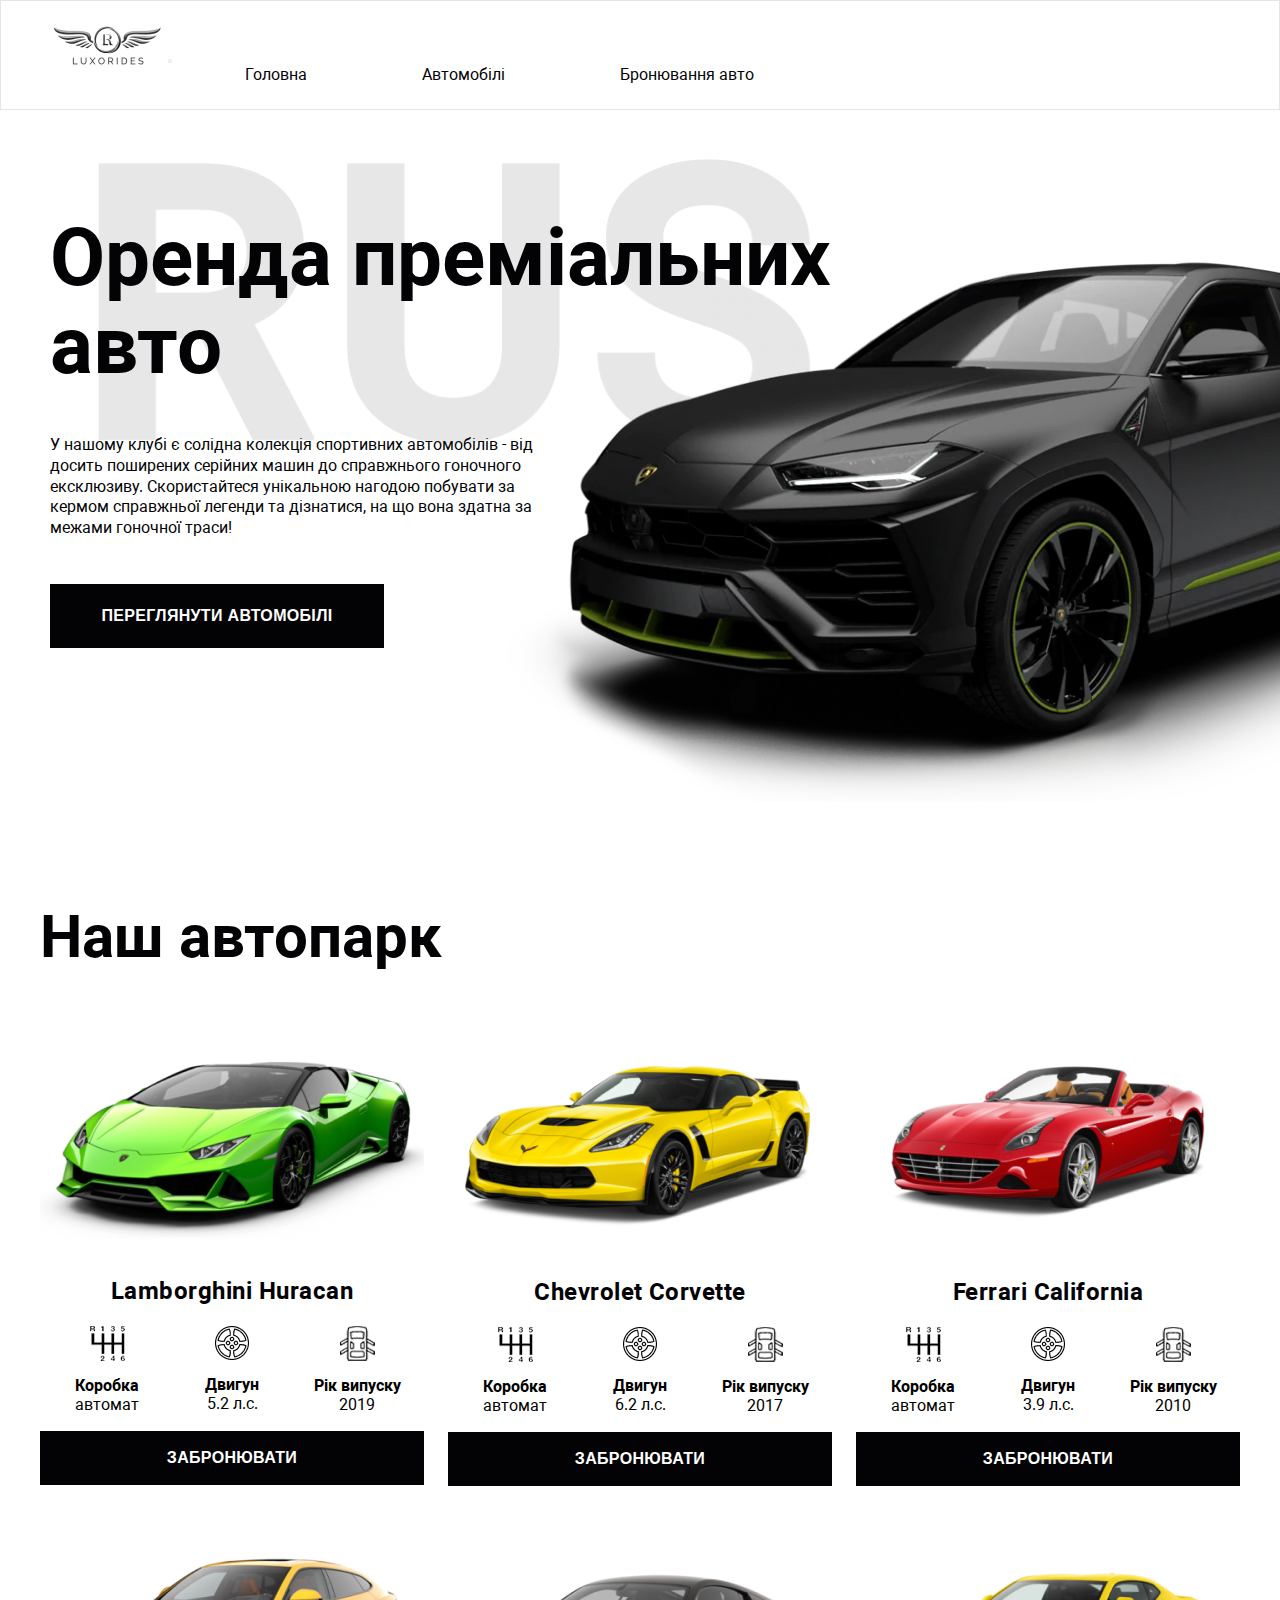
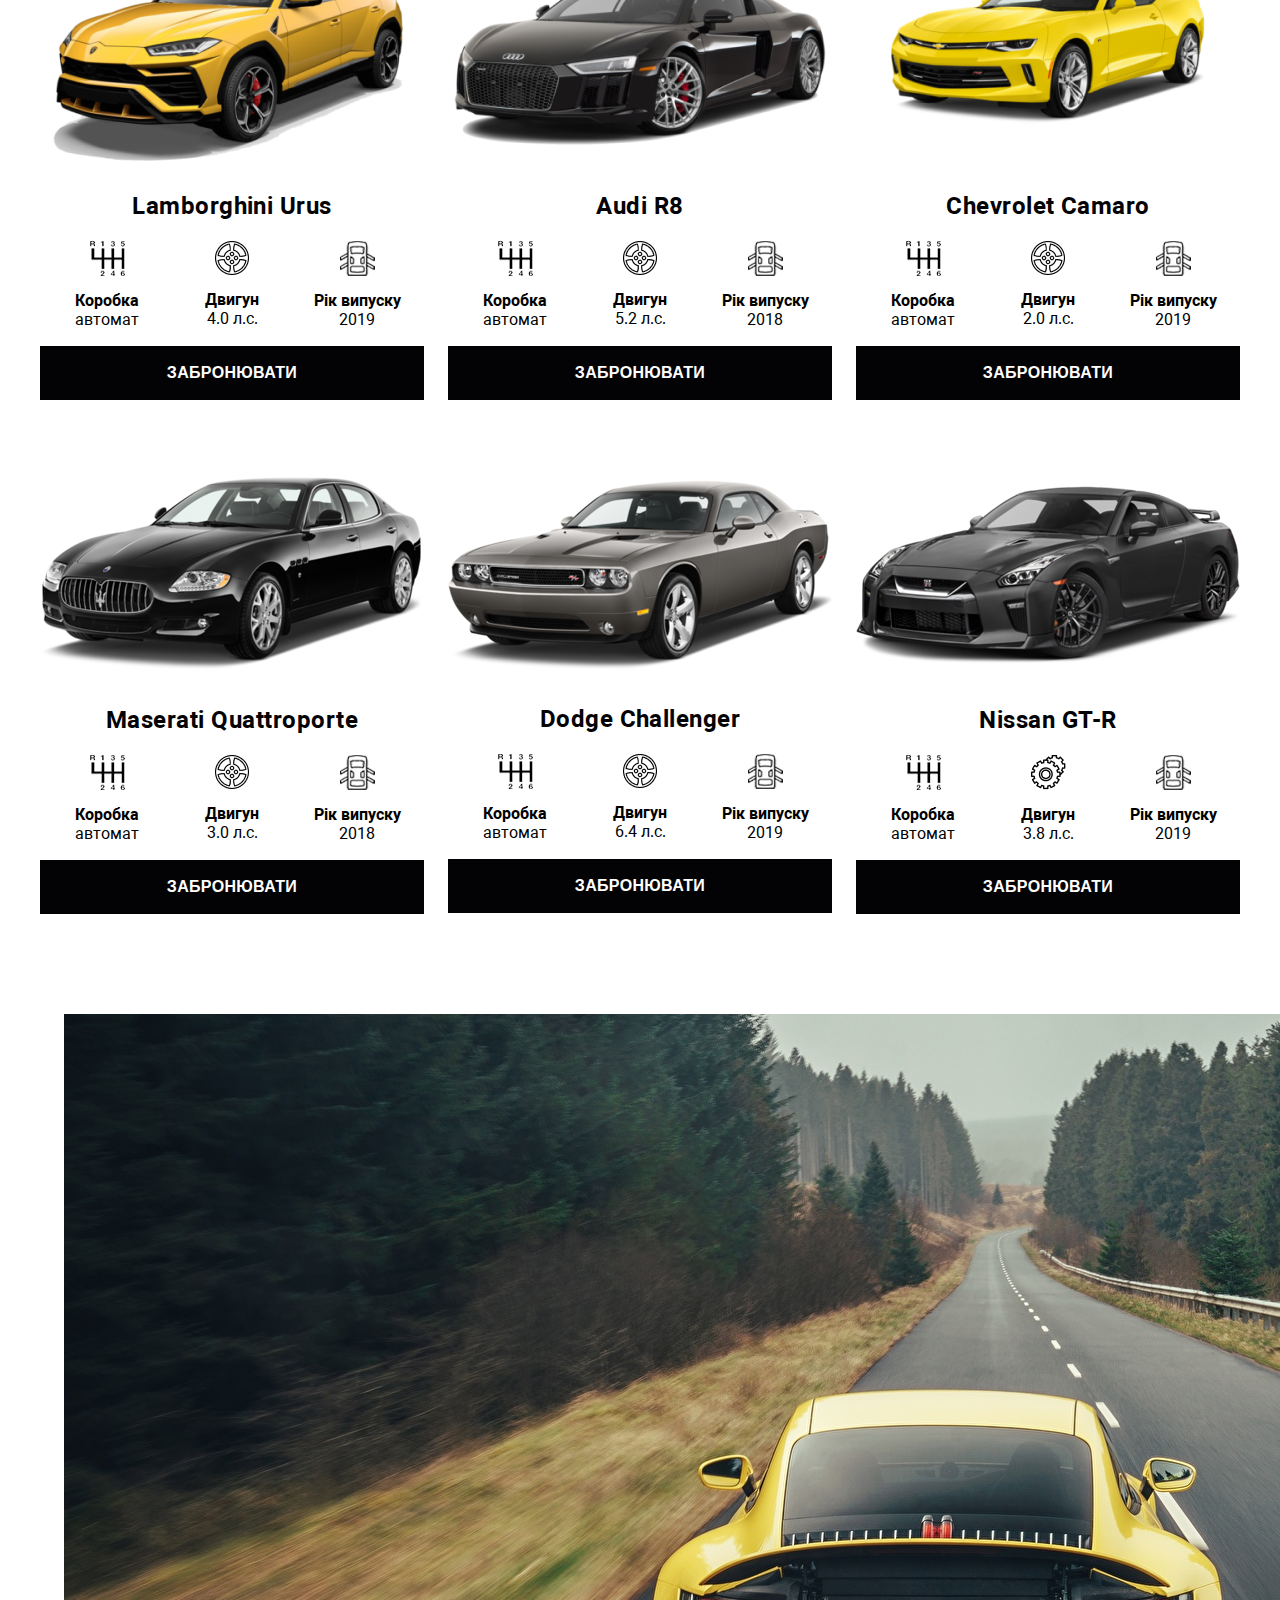
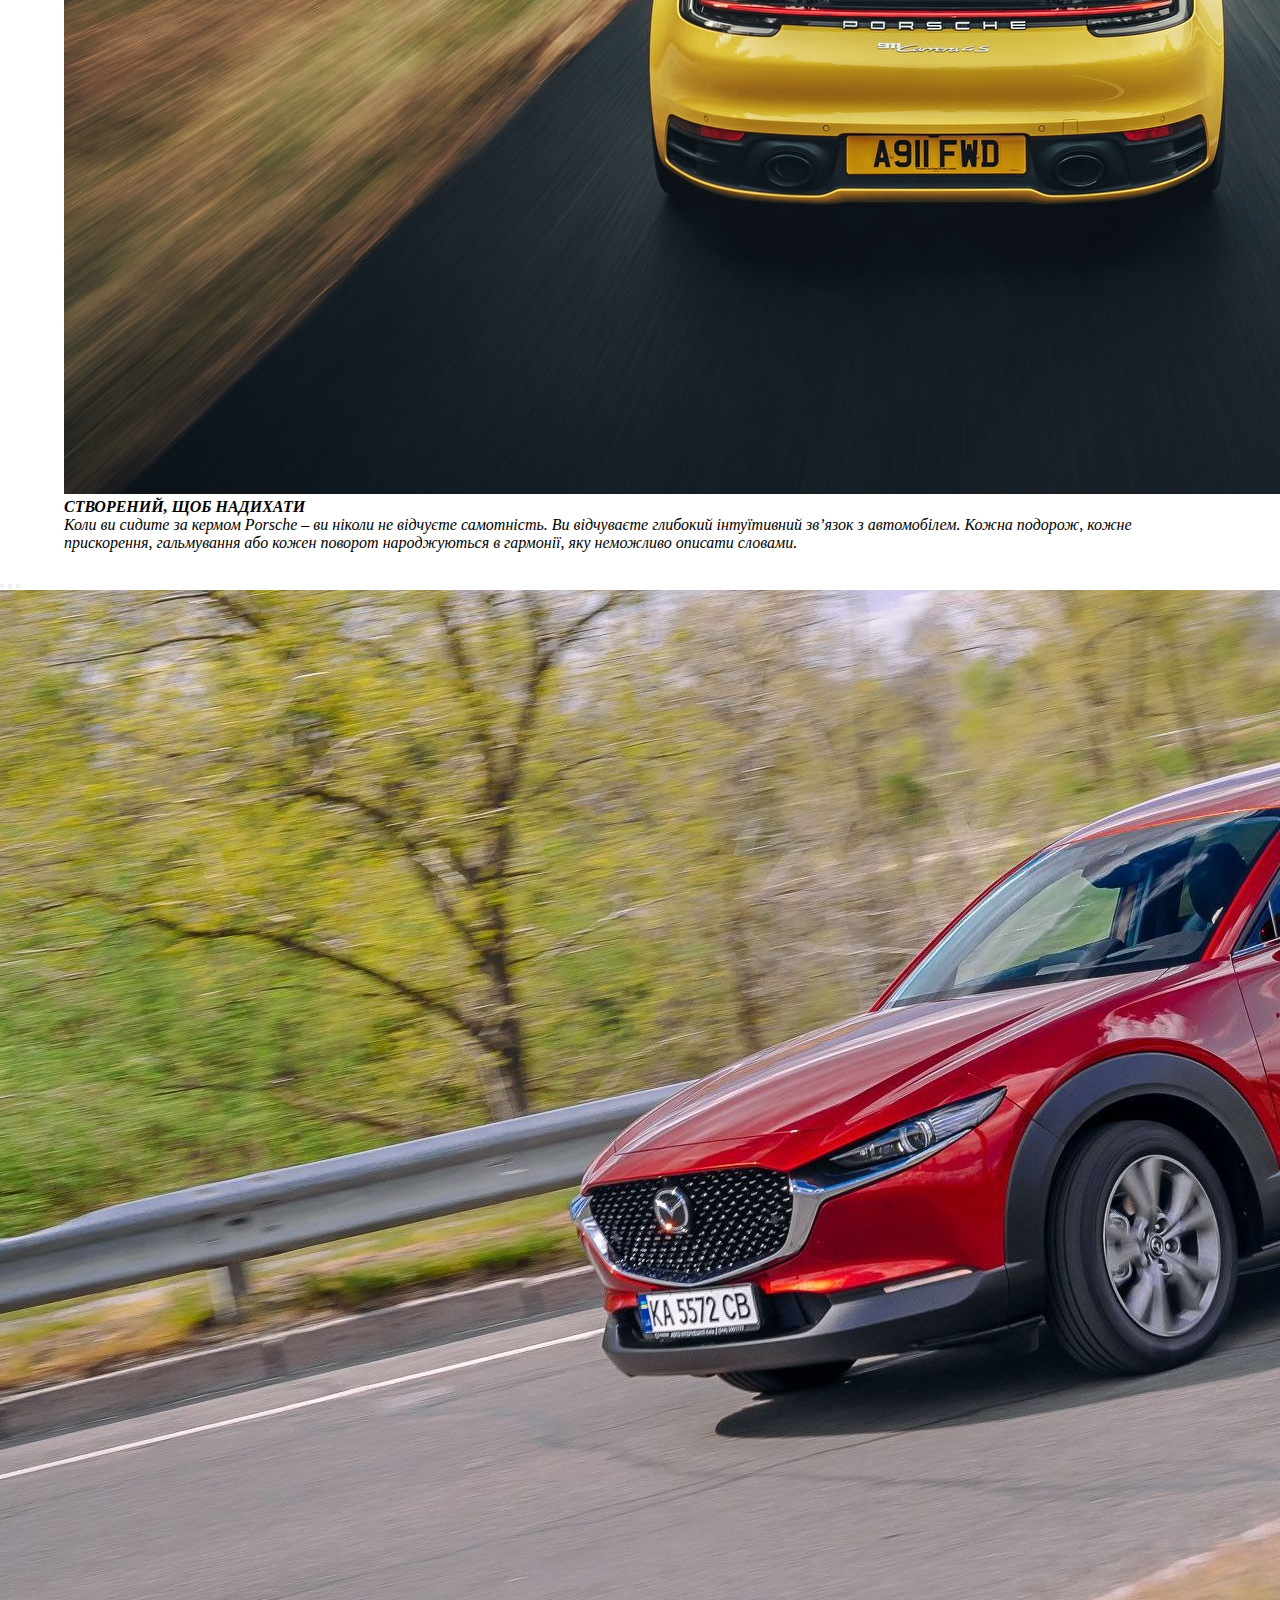
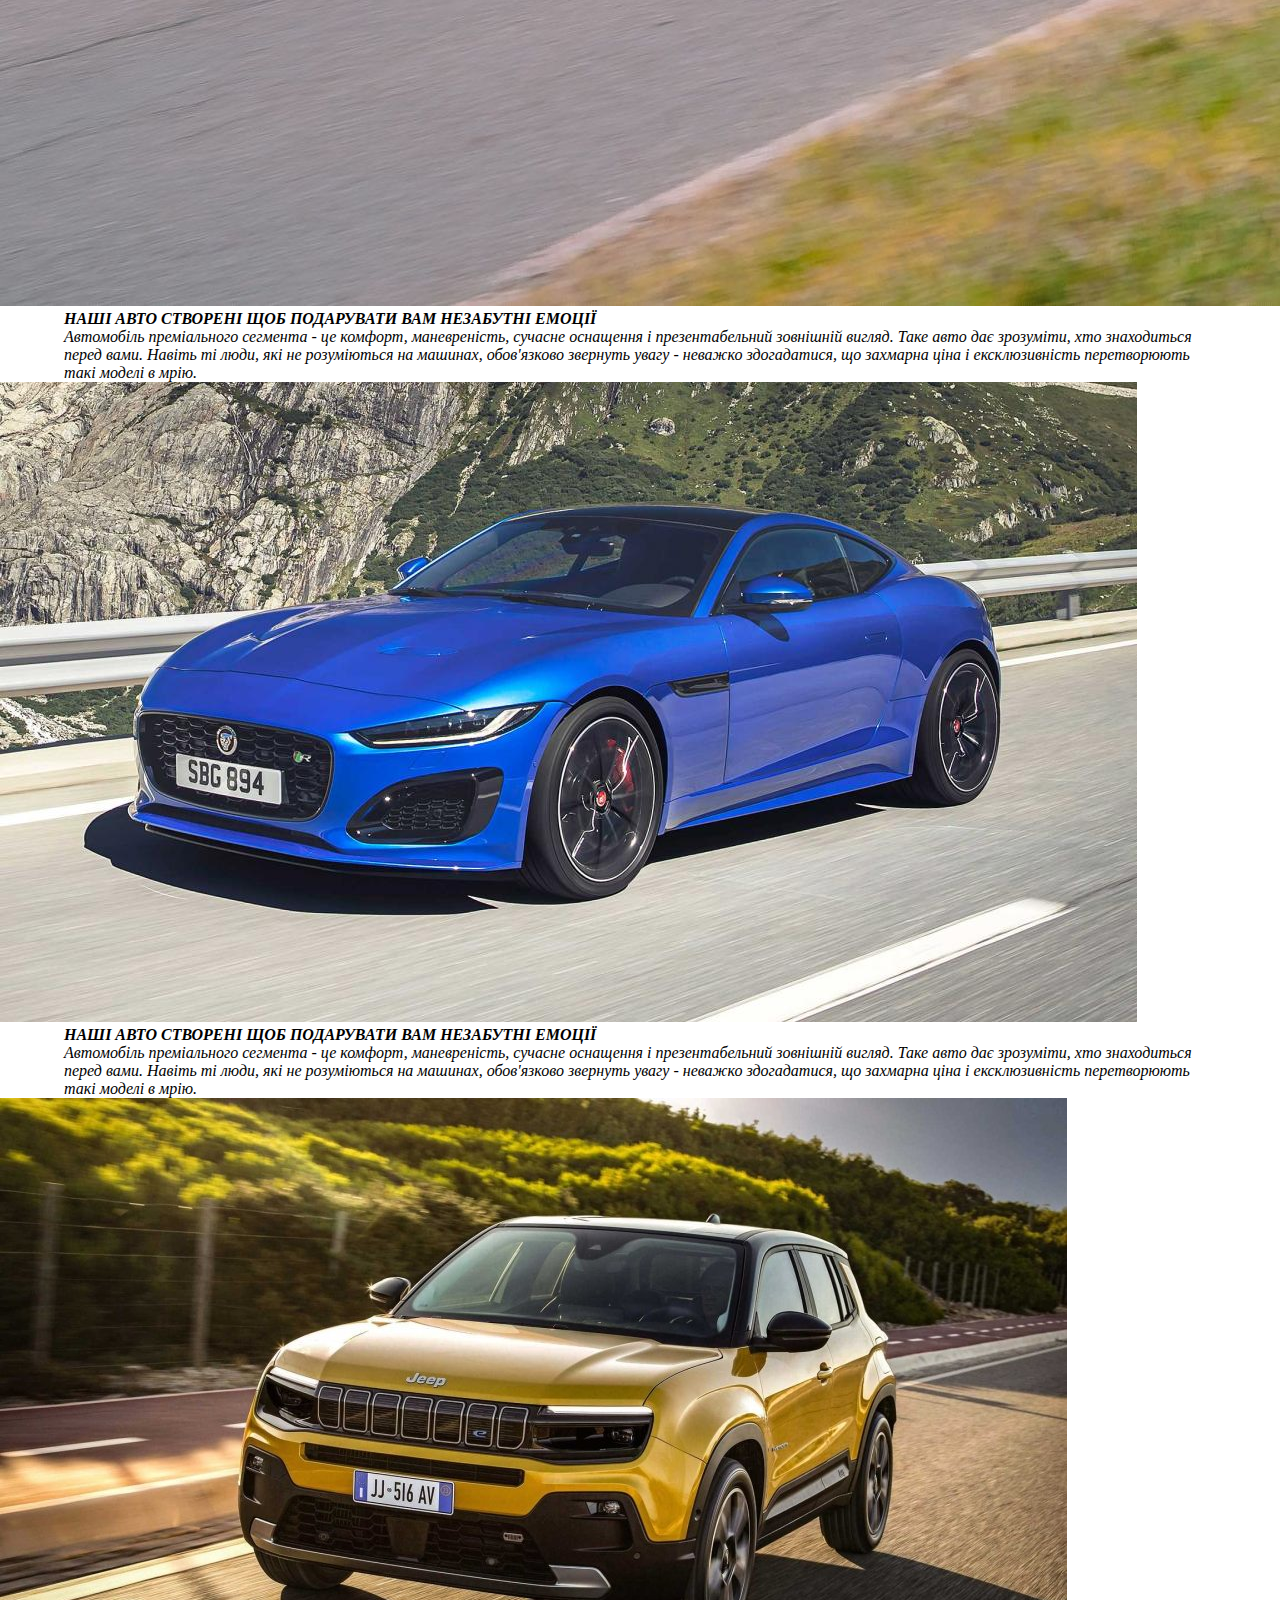
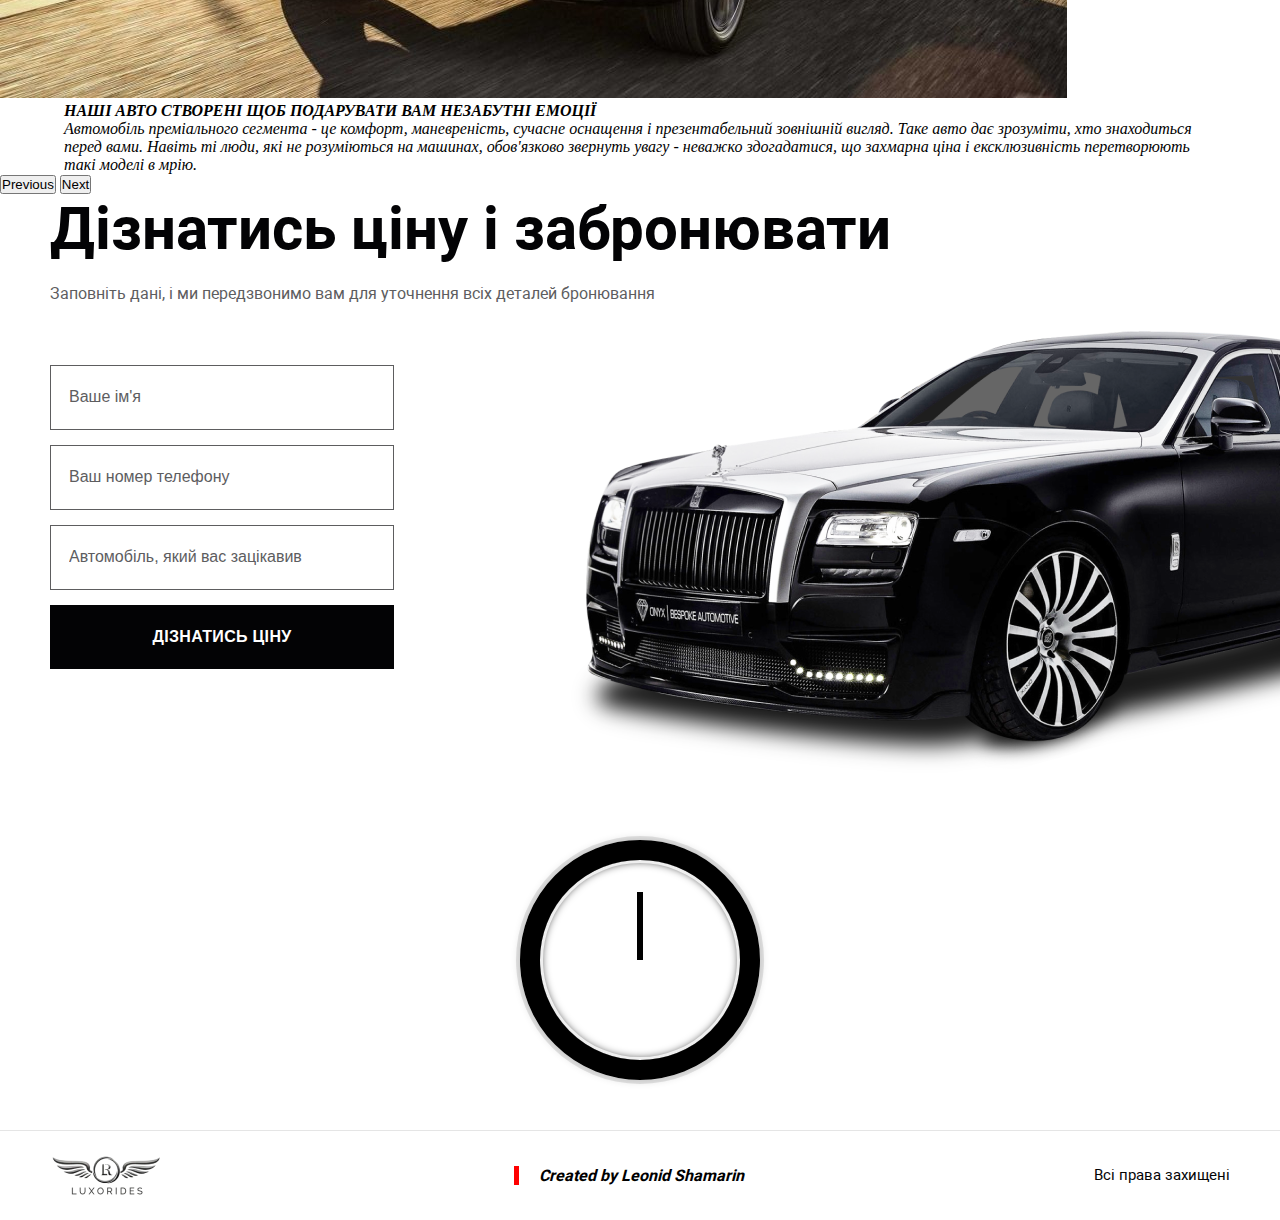
<file: index.html>
<!DOCTYPE html>
<html lang="uk">

<head>
  <meta charset="UTF-8">
  <meta http-equiv="X-UA-Compatible" content="IE=edge">
  <meta name="viewport" content="width=device-width, initial-scale=1.0">
  <title>Document</title>
  <link rel="stylesheet" href="style/style_cars.css">
  <link rel="shortcut icon" href="images/retro_car-64.png">
  <link href="https://cdn.jsdelivr.net/npm/bootstrap@5.3.0-alpha1/dist/css/bootstrap.min.css" rel="stylesheet"
    integrity="sha384-GLhlTQ8iRABdZLl6O3oVMWSktQOp6b7In1Zl3/Jr59b6EGGoI1aFkw7cmDA6j6gD" crossorigin="anonymous">
</head>

<body>
  <nav class="navbar navbar-expand-lg bg-body-tertiary header">
    <div class="container-fluid">
      <a class="navbar-brand logo " href="#"><img src="images/logo.png" alt="imageslogo"></a>
      <button class="navbar-toggler" type="button" data-bs-toggle="collapse" data-bs-target="#navbarNav"
        aria-controls="navbarNav" aria-expanded="false" aria-label="Toggle navigation">
        <span class="navbar-toggler-icon"></span>
      </button>
      <div class="collapse navbar-collapse  menu" id="navbarNav">
        <ul class="navbar-nav">
          <li class="nav-item menu-item">
            <a class="nav-link active" aria-current="page" href="#">Головна</a>
          </li>

          <li class="nav-item menu-item">
            <a class="nav-link " href="#cars">Автомобілі</a>
          </li>
          <li class="nav-item menu-item ">
            <a class="nav-link" href="#price">Бронювання авто</a>
          </li>

        </ul>
      </div>
    </div>
  </nav>


  <section class="main">
    <div class="container-fluid">
      <div class="main-info">
        <h1 class="main-title">Оренда преміальних авто</h1>
        <div class="main-text">
          У нашому клубі є солідна колекція спортивних автомобілів - від
          досить поширених серійних машин до справжнього гоночного ексклюзиву.
          Скористайтеся унікальною нагодою побувати за кермом справжньої
          легенди та дізнатися, на що вона здатна за межами гоночної траси!
        </div>
        <div class="main-action">

          <button class="button" id="main-action">
            Переглянути автомобілі
          </button>
        </div>
      </div>
    </div>
  </section>

  <section class="car" id="cars">
    <div class="container container_cars">
      <h2 class="sub-title">Наш автопарк</h2>

      <div class="row car-items">
        <div class="col col-12 col-sm-12 col-md-6 col-lg-6 col-xl-4 col-xxl-4  car-item">
          <div class="car-item-image">
            <img src="images/onecar.png" alt="images_fon">
          </div>
          <div class="car-item-title">Lamborghini Huracan </div>
          <div class="car-item-info">
            <div class="car-item-point">
              <img src="images/transmission.png" alt="transmission">
              <div>Коробка</div>
              <div>автомат</div>
            </div>
            <div class="car-item-point">
              <img src="images/wheel.png" alt="wheel">
              <div>Двигун</div>
              <div>5.2 л.с.</div>
            </div>
            <div class="car-item-point">
              <img src="images/year.png" alt="year">
              <div>Рік випуску</div>
              <div>2019</div>
            </div>
          </div>
          <div class="car-item-action">
            <button class="button car-button">Забронювати</button>
          </div>
        </div>

        <div class="col col-12 col-sm-12 col-md-6 col-lg-6 col-xl-4 col-xxl-4  car-item">
          <div class="car-item-image">
            <img src="images/twocar.png" alt="imeges_car">
          </div>
          <div class="car-item-title">Chevrolet Corvette</div>
          <div class="car-item-info">
            <div class="car-item-point">
              <img src="images/transmission.png" alt="transmission">
              <div>Коробка</div>
              <div>автомат</div>
            </div>
            <div class="car-item-point">
              <img src="images/wheel.png" alt="wheel">
              <div>Двигун</div>
              <div>6.2 л.с.</div>
            </div>
            <div class="car-item-point">
              <img src="images/year.png" alt="year">
              <div>Рік випуску</div>
              <div>2017</div>
            </div>
          </div>
          <div class="car-item-action">
            <button class="button car-button">Зaбронювати</button>
          </div>
        </div>
        <div class="col col-12 col-sm-12 col-md-6 col-lg-6 col-xl-4 col-xxl-4  car-item">
          <div class="car-item-image">
            <img src="images/thirdcar.png" alt="car-item-image">
          </div>
          <div class="car-item-title">Ferrari California</div>
          <div class="car-item-info">
            <div class="car-item-point">
              <img src="images/transmission.png" alt="transmission">
              <div>Коробка</div>
              <div>автомат</div>
            </div>
            <div class="car-item-point">
              <img src="images/wheel.png" alt="images">
              <div>Двигун</div>
              <div>3.9 л.с.</div>
            </div>
            <div class="car-item-point">
              <img src="images/year.png" alt="year">
              <div>Рік випуску</div>
              <div>2010</div>
            </div>
          </div>
          <div class="car-item-action">
            <button class="button car-button">Зaбронювати</button>
          </div>
        </div>
        <div class="col col-12 col-sm-12 col-md-6 col-lg-6 col-xl-4 col-xxl-4  car-item">
          <div class="car-item-image">
            <img src="images/fourcar.png" alt="car-item-image">
          </div>
          <div class="car-item-title">Lamborghini Urus</div>
          <div class="car-item-info">
            <div class="car-item-point">
              <img src="images/transmission.png" alt="transmission">
              <div>Коробка</div>
              <div>автомат</div>
            </div>
            <div class="car-item-point">
              <img src="images/wheel.png" alt="wheel">
              <div>Двигун</div>
              <div>4.0 л.с.</div>
            </div>
            <div class="car-item-point">
              <img src="images/year.png" alt="year">
              <div>Рік випуску</div>
              <div>2019</div>
            </div>
          </div>
          <div class="car-item-action">
            <button class="button car-button">Зaбронювати</button>
          </div>
        </div>
        <div class="col col-12 col-sm-12 col-md-6 col-lg-6 col-xl-4 col-xxl-4  car-item">
          <div class="car-item-image">
            <img src="images/fivecar.png" alt="car-item-image">
          </div>
          <div class="car-item-title">Audi R8</div>
          <div class="car-item-info">
            <div class="car-item-point">
              <img src="images/transmission.png" alt="transmission">
              <div>Коробка</div>
              <div>автомат</div>
            </div>
            <div class="car-item-point">
              <img src="images/wheel.png" alt="wheel">
              <div>Двигун</div>
              <div>5.2 л.с.</div>
            </div>
            <div class="car-item-point">
              <img src="images/year.png" alt="year">
              <div>Рік випуску</div>
              <div>2018</div>
            </div>
          </div>
          <div class="car-item-action">
            <button class="button car-button">Зaбронювати</button>
          </div>
        </div>
        <div class="col col-12 col-sm-12 col-md-6 col-lg-6 col-xl-4 col-xxl-4  car-item">
          <div class="car-item-image">
            <img src="images/sixtcar.png" alt="car-item-image">
          </div>
          <div class="car-item-title">Chevrolet Camaro</div>
          <div class="car-item-info">
            <div class="car-item-point">
              <img src="images/transmission.png" alt="transmission">
              <div>Коробка</div>
              <div>автомат</div>
            </div>
            <div class="car-item-point">
              <img src="images/wheel.png" alt="wheel">
              <div>Двигун</div>
              <div>2.0 л.с.</div>
            </div>
            <div class="car-item-point">
              <img src="images/year.png" alt="year">
              <div>Рік випуску</div>
              <div>2019</div>
            </div>
          </div>
          <div class="car-item-action">
            <button class="button car-button">Зaбронювати</button>
          </div>
        </div>
        <div class="col col-12 col-sm-12 col-md-6 col-lg-6 col-xl-4 col-xxl-4  car-item">
          <div class="car-item-image">
            <img src="images/sevencar.png" alt="car-item-image">
          </div>
          <div class="car-item-title">Maserati Quattroporte</div>
          <div class="car-item-info">
            <div class="car-item-point">
              <img src="images/transmission.png" alt="transmission">
              <div>Коробка</div>
              <div>автомат</div>
            </div>
            <div class="car-item-point">
              <img src="images/wheel.png" alt="wheel">
              <div>Двигун</div>
              <div>3.0 л.с.</div>
            </div>
            <div class="car-item-point">
              <img src="images/year.png" alt="year">
              <div>Рік випуску</div>
              <div>2018</div>
            </div>
          </div>
          <div class="car-item-action">
            <button class="button car-button">Зaбронювати</button>
          </div>
        </div>
        <div class="col col-12 col-sm-12 col-md-6 col-lg-6 col-xl-4 col-xxl-4  car-item">
          <div class="car-item-image">
            <img src="images/eightcar.png" alt="car-item-image">
          </div>
          <div class="car-item-title">Dodge Challenger</div>
          <div class="car-item-info">
            <div class="car-item-point">
              <img src="images/transmission.png" alt="transmission">
              <div>Коробка</div>
              <div>автомат</div>
            </div>
            <div class="car-item-point">
              <img src="./images/wheel.png" alt="wheel">
              <div>Двигун</div>
              <div>6.4 л.с.</div>
            </div>
            <div class="car-item-point">
              <img src="images/year.png" alt="year">
              <div>Рік випуску</div>
              <div>2019</div>
            </div>
          </div>
          <div class="car-item-action">
            <button class="button car-button">Зaбронювати</button>
          </div>
        </div>
        <div class="col col-12 col-sm-12 col-md-12 col-lg-12 col-xl-4 col-xxl-4  car-item">
          <div class="car-item-image">
            <img src="images/ninecar.png" alt="car-item-image">
          </div>
          <div class="car-item-title">Nissan GT-R</div>
          <div class="car-item-info">
            <div class="car-item-point">
              <img src="images/transmission.png" alt="transmission">
              <div>Коробка</div>
              <div>автомат</div>
            </div>
            <div class="car-item-point">
              <img src="images/gear.png" alt="gear">
              <div>Двигун</div>
              <div>3.8 л.с.</div>
            </div>
            <div class="car-item-point">
              <img src="images/year.png" alt="year">
              <div>Рік випуску</div>
              <div>2019</div>
            </div>
          </div>
          <div class="car-item-action">
            <button class="button car-button">Зaбронювати</button>
          </div>
        </div>
      </div>
    </div>
  </section>

  <div class="container carousel-inner">
    <div class="carousel-item active ">
      <img src="./images/Porsche_Roads_911_Carrera_4S_2019_Yellow_Back_view_562326_1920x1080.jpg" class="d-block w-100"
        alt="Porsche_Roads">
      <div class="carousel-caption  d-md-block">
        <h4>СТВОРЕНИЙ, ЩОБ НАДИХАТИ</h4>
        <p>
          Коли ви сидите за кермом Porsche – ви ніколи не відчуєте самотність. Ви відчуваєте глибокий інтуїтивний
          зв’язок
          з автомобілем. Кожна подорож, кожне прискорення, гальмування або кожен поворот народжуються в гармонії, яку
          неможливо описати словами.
        </p>
      </div>
    </div>
  </div>
  <br>

  <div id="myCarousel" class="carousel slide">
    <div class="carousel-indicators">
      <button type="button" data-bs-target="#myCarousel" data-bs-slide-to="0" class="active" aria-current="true"
        aria-label="Slide 1"></button>
      <button type="button" data-bs-target="#myCarousel" data-bs-slide-to="1" aria-label="Slide 2"></button>
      <button type="button" data-bs-target="#myCarousel" data-bs-slide-to="2" aria-label="Slide 3"></button>
    </div>

    <div class="carousel-inner">
      <div class="carousel-item active">
        <img src="./images/auto_mazda.jpg.jpeg" alt="Mazda_Roads" class="d-block w-100">

        <div class="container">
          <div class="carousel-caption text-start carousel-text">
            <h4> НАШІ АВТО СТВОРЕНІ ЩОБ ПОДАРУВАТИ ВАМ НЕЗАБУТНІ ЕМОЦІЇ</h4>
            <p>
              Автомобіль преміального сегмента - це комфорт, маневреність, сучасне оснащення і презентабельний зовнішній
              вигляд. Таке авто дає зрозуміти, хто знаходиться перед вами. Навіть ті люди, які не розуміються на
              машинах, обов'язково звернуть увагу - неважко здогадатися, що захмарна ціна і ексклюзивність перетворюють
              такі моделі в мрію.
          </div>
        </div>
      </div>
      <div class="carousel-item">
        <img src="./images/auto_dodje.jpg.jpg" alt="dodje_Roads" class="d-block w-100">


        <div class="container">
          <div class="carousel-caption carousel-text">
            <h4> НАШІ АВТО СТВОРЕНІ ЩОБ ПОДАРУВАТИ ВАМ НЕЗАБУТНІ ЕМОЦІЇ</h4>
            <p>
              Автомобіль преміального сегмента - це комфорт, маневреність, сучасне оснащення і презентабельний зовнішній
              вигляд. Таке авто дає зрозуміти, хто знаходиться перед вами. Навіть ті люди, які не розуміються на
              машинах, обов'язково звернуть увагу - неважко здогадатися, що захмарна ціна і ексклюзивність перетворюють
              такі моделі в мрію.
            </p>
          </div>
        </div>
      </div>

      <div class="carousel-item">
        <img src="./images/auto_jeep.jpg.jpg" alt="Jeep_Roads" class="d-block w-100">

        <div class="container">
          <div class="carousel-caption text-end carousel-text">
            <h4> НАШІ АВТО СТВОРЕНІ ЩОБ ПОДАРУВАТИ ВАМ НЕЗАБУТНІ ЕМОЦІЇ</h4>
            <p>
              Автомобіль преміального сегмента - це комфорт, маневреність, сучасне оснащення і презентабельний зовнішній
              вигляд. Таке авто дає зрозуміти, хто знаходиться перед вами. Навіть ті люди, які не розуміються на
              машинах, обов'язково звернуть увагу - неважко здогадатися, що захмарна ціна і ексклюзивність перетворюють
              такі моделі в мрію.
            </p>
          </div>
        </div>
      </div>
    </div>
    <button class="carousel-control-prev" type="button" data-bs-target="#myCarousel" data-bs-slide="prev">
      <span class="carousel-control-prev-icon" aria-hidden="true"></span>
      <span class="visually-hidden">Previous</span>
    </button>
    <button class="carousel-control-next" type="button" data-bs-target="#myCarousel" data-bs-slide="next">
      <span class="carousel-control-next-icon" aria-hidden="true"></span>
      <span class="visually-hidden">Next</span>
    </button>
  </div>


  <section class="price" id="price">
    <div class="container-fluid">
      <h2 class="sub-title">Дізнатись ціну і забронювати</h2>
      <div class="price-text">
        Заповніть дані, і ми передзвонимо вам для уточнення всіх деталей
        бронювання
      </div>
      <form action="main" class="price-form">
        <input type="text" class="price-input" id="name" placeholder="Ваше ім'я">
        <input type="text" class="price-input" id="phone" placeholder="Ваш номер телефону">
        <input type="text" class="price-input" id="car" placeholder="Автомобіль, який вас зацікавив">
        <button class="button" type="button" id="price-action">Дізнатись ціну</button>
      </form>
      <img src="images/rolls.png" alt="rolls" class="price-image">
    </div>
  </section>

  <div class="clock">
    <div class="clock-face">
      <div class="hand hour-hand"></div>
      <div class="hand min-hand"></div>
      <div class="hand second-hand"></div>
    </div>
  </div>

  <footer class="footer">
    <div class="container-fluid">
      <div class="logo">
        <img src="images/logo.png" alt="logo">
      </div>

      <div class="footer_created">Created by Leonid Shamarin</div>
      <div class="rights">Всі права захищені</div>
    </div>
  </footer>

  <script src="https://cdn.jsdelivr.net/npm/bootstrap@5.3.0-alpha1/dist/js/bootstrap.bundle.min.js"
    integrity="sha384-w76AqPfDkMBDXo30jS1Sgez6pr3x5MlQ1ZAGC+nuZB+EYdgRZgiwxhTBTkF7CXvN"
    crossorigin="anonymous"></script>
  <script src="./script.js"></script>
  <script src="./clock.js"></script>
</body>

</html>
</file>
<file: style/style_cars.css>
@import url(clock.css);

* {
  padding: 0;
  margin: 0;
}

* {
  box-sizing: border-box;
}

@font-face {
  font-family: Roboto;
  src: url(../fonts/Roboto.ttf);
}

@font-face {
  font-weight: bold;
  font-family: Roboto;
  src: url(../fonts/Robotobold.ttf);
}

body {
  font-family: Roboto, sans-serif;
}



.header {
  border: 1px solid #e5e5e5;
  padding: 25px 0;
}

.car .container_cars {
  max-width: 1200px;
  margin: 0 auto;
}

.container {
  max-width: 90%;
  margin: 0 auto;
}

.header .container {
  display: flex;
  align-items: center;
}

.logo img {
  vertical-align: bottom;

}

.logo {
  margin-left: 50px;
}

.menu {
  margin-left: 244px;

}

.menu ul {
  list-style: none;
  display: flex;
}

.menu-item {
  margin-right: 115px;
}

.menu-item a {
  font-size: 16px;
  color: #030305;
  text-decoration: none;
}

.menu-item a:hover {
  border-bottom: 2px solid black;
}

.main {
  background-image: url(../images/background.png);
  background-position: center;
  background-size: cover;
  padding: 104px 0 154px 0;
  margin-left: 50px;
}

.main-info {
  max-width: 855px;
}

.main-title {
  font-weight: bold;
  font-size: 80px;
  line-height: 110%;
  color: #030305;
  margin-bottom: 45px;
}

.main-text {
  font-size: 16px;
  line-height: 130%;
  color: #030305;
  margin-bottom: 45px;
  max-width: 502px;
}

.button {
  padding: 20px;
  gap: 15px;
  width: 334px;
  height: 64px;
  background: #030305;
  border: 0;
  box-sizing: border-box;
  text-align: center;
  font-weight: bold;
  font-size: 16px;
  letter-spacing: 0.02em;
  text-transform: uppercase;
  color: #ffffff;
  transition: background-color 0.5s;
}

.button:hover {
  cursor: pointer;
  background: #575757;
}

.car {
  padding: 100px 0;
}

.sub-title {
  font-weight: bold;
  font-size: 60px;
  line-height: 70px;
  color: #030305;
}

.car-items {
  display: flex;
  flex-wrap: wrap;
  align-items: center;
  justify-content: space-between;
}

.car-item {
  max-width: 384px;
  text-align: center;
  margin-top: 40px;
}

.car-item-image:hover img {
  transform: scale(1.1);
}

.car-item-image img {
  vertical-align: bottom;
  transition: all 0.3s;
}

.car-item-title {
  font-weight: bold;
  font-size: 24px;
  line-height: 150%;
  letter-spacing: 0.02em;
  color: #030305;
  padding: 15px 0 17px 0;
}

.car-item-info {
  display: flex;
  align-items: center;
  justify-content: center;
}

.car-item-point {
  width: 110px;
  height: 92px;
  margin: 0 7.5px;
}

.car-item-point img {
  margin-bottom: 11px;
}

.car-item-action {
  margin-top: 13px;
}

.car-item-action .button {
  width: 100%;
  padding: 15px;
  height: 54px;
}

.car-item-point>div:nth-child(2) {
  font-weight: bold;
}

.carousel-inner {
  font-family: serif;
  font-style: italic;
}


.price {
  overflow: hidden;
}

.price .container-fluid {
  margin-left: 50px;
  position: relative;
  padding-bottom: 121px;
}

.price .sub-title {
  margin-bottom: 20px;
}

.price-text {
  font-size: 16px;
  line-height: 130%;
  color: #5d5d5f;
  margin-bottom: 60px;
}

.price-form {
  max-width: 344px;
}

.price-input {
  padding: 22px 18px;
  width: 344px;
  height: 65px;
  background: #ffffff;
  border: 1px solid #5d5d5f;
  box-sizing: border-box;
  font-size: 16px;
  color: #000000;
  outline: none;
  margin-bottom: 15px;
}

.price-input::placeholder {
  color: #5d5d5f;
}

.price .button {
  width: 100%;
}

.price-image {
  position: absolute;
  bottom: 0;
  left: 500px;
}

.footer {
  border-top: 1px solid #e5e5e5;
  padding: 25px 0;
}

.footer .container-fluid {
  display: flex;
  align-items: center;
  justify-content: space-between;
}

.footer_created {
  font-style: italic;
  font-weight: bold;
  border-left: 5px solid red;
  padding-left: 20px;
}

.rights {
  font-size: 15px;
  padding-right: 50px;
  color: #030305;
}

@media (max-width: 768px) {
  .car-item-action .button {
    width: 70%;
    padding: 15px;
    height: 54px;
  }

  .main-title {
    font-weight: bold;
    font-size: 50px;
    line-height: 110%;
    color: #030305;
    margin-bottom: 45px;
  }

  .main .main-text {
    color: rgb(255, 0, 140);
  }

  .car .sub-title {
    font-size: 50px;
    text-align: center;
  }

  .price-text {
    display: flex;
    width: 90%;
    padding-left: 5px;
  }

  .container-fluid .sub-title {
    font-size: 30px;
    margin-left: -70px;

  }

  .d-md-block {
    padding: 20px;
    font-size: smaller;
  }

  .d-md-block h4 {
    color: #000000;
    font-weight: bold;
    font-size: small;
  }

  .carousel-text {
    font-size: small;
  }

  .carousel-text h4 {
    color: #000000;
    font-size: 16px;
    font-weight: bold;
  }
  .footer .rights{
    opacity: 0;
  }
  .footer_created{
    position: absolute;
margin-left: 280px;
  }
}

@media (max-width: 1024px) {


  .car-item-action .button {
    width: 80%;
    padding: 15px;
    height: 54px;
  }

  .main-title {
    font-weight: bold;
    font-size: 50px;
    line-height: 110%;
    color: #030305;
    margin-bottom: 45px;
  }

  .main .main-text {
    color: rgb(255, 0, 140);
  }

  .car .sub-title {
    font-size: 50px;
    text-align: center;
  }

  .price .sub-title {
    font-size: 50px;
    text-align: center;
  }

  .price-text {
    display: flex;
    width: 90%;
    padding-left: 5px;
  }
}
</file>
